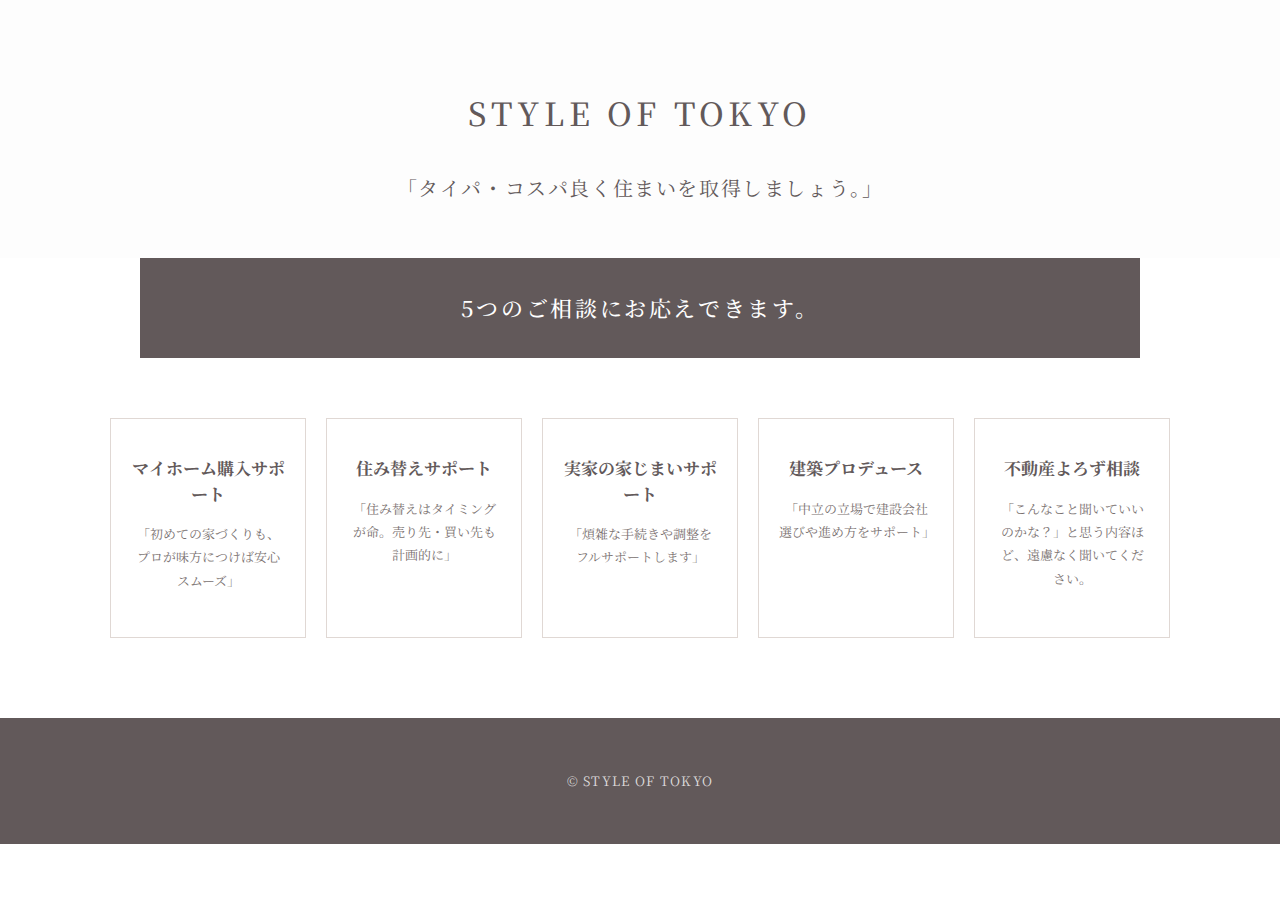
<file: index.html>
<!DOCTYPE html>
<html lang="ja">
<head>
  <meta charset="UTF-8">
  <meta name="viewport" content="width=device-width, initial-scale=1.0">
  <title>5つのご相談 | STYLE OF TOKYO</title>
  <link rel="preconnect" href="https://fonts.googleapis.com">
  <link rel="preconnect" href="https://fonts.gstatic.com" crossorigin>
  <link href="https://fonts.googleapis.com/css2?family=Noto+Serif+JP:wght@400;500;700&display=swap" rel="stylesheet">
  <style>
    * {
      margin: 0;
      padding: 0;
      box-sizing: border-box;
    }

    body {
      font-family: "Noto Serif JP", "Hiragino Mincho ProN", "Yu Mincho", serif;
      color: #333;
      background: #fff;
      line-height: 2;
    }

    /* ヘッダー */
    .header {
      text-align: center;
      padding: 80px 20px 50px;
      background: #fdfdfd;
    }

    .header h1 {
      font-size: 32px;
      font-weight: 500;
      letter-spacing: 0.15em;
      color: #62595a;
      margin-bottom: 24px;
    }

    .header .catchcopy {
      font-size: 20px;
      font-weight: 400;
      letter-spacing: 0.08em;
      color: #62595a;
    }

    /* 5つのご相談バナー */
    .section-banner {
      background: #62595a;
      color: #fff;
      text-align: center;
      padding: 28px 20px;
      margin: 0 auto 60px;
      max-width: 1000px;
      font-size: 22px;
      font-weight: 500;
      letter-spacing: 0.12em;
    }

    /* カテゴリーカード */
    .categories {
      display: grid;
      grid-template-columns: repeat(5, 1fr);
      gap: 20px;
      max-width: 1100px;
      margin: 0 auto 80px;
      padding: 0 20px;
    }

    .category-card {
      background: #fff;
      border: 1px solid #e0d8d4;
      padding: 36px 20px;
      text-align: center;
      text-decoration: none;
      color: #62595a;
      transition: all 0.3s ease;
      display: flex;
      flex-direction: column;
      justify-content: flex-start;
      min-height: 220px;
      position: relative;
    }

    .category-card::before {
      content: '';
      position: absolute;
      top: 0;
      left: 0;
      right: 0;
      height: 4px;
      background: #fd9227;
      transform: scaleX(0);
      transition: transform 0.3s ease;
    }

    .category-card:hover {
      border-color: #fd9227;
      box-shadow: 0 4px 20px rgba(98, 89, 90, 0.1);
    }

    .category-card:hover::before {
      transform: scaleX(1);
    }

    .category-card h2 {
      font-size: 17px;
      font-weight: 700;
      margin-bottom: 16px;
      line-height: 1.5;
      color: #62595a;
    }

    .category-card p {
      font-size: 13px;
      line-height: 1.8;
      font-weight: 400;
      color: #7a7170;
    }

    /* レスポンシブ */
    @media (max-width: 1000px) {
      .categories {
        grid-template-columns: repeat(3, 1fr);
      }
    }

    @media (max-width: 700px) {
      .categories {
        grid-template-columns: repeat(2, 1fr);
      }

      .header h1 {
        font-size: 24px;
      }

      .header .catchcopy {
        font-size: 16px;
      }

      .section-banner {
        font-size: 18px;
        padding: 22px 16px;
      }

      .category-card {
        min-height: 180px;
        padding: 28px 16px;
      }

      .category-card h2 {
        font-size: 15px;
      }

      .category-card p {
        font-size: 12px;
      }
    }

    @media (max-width: 480px) {
      .categories {
        grid-template-columns: 1fr;
        gap: 16px;
      }

      .category-card {
        min-height: auto;
        padding: 24px 20px;
      }
    }

    /* フッター */
    .footer {
      text-align: center;
      padding: 50px 20px;
      background: #62595a;
      color: rgba(255,255,255,0.8);
      font-size: 13px;
      letter-spacing: 0.1em;
    }
  </style>
</head>
<body>

  <div class="header">
    <h1>STYLE OF TOKYO</h1>
    <p class="catchcopy">「タイパ・コスパ良く住まいを取得しましょう。」</p>
  </div>

  <div class="section-banner">
    5つのご相談にお応えできます。
  </div>

  <div class="categories">

    <a href="myhome-support.html" class="category-card">
      <h2>マイホーム購入サポート</h2>
      <p>「初めての家づくりも、プロが味方につけば安心スムーズ」</p>
    </a>

    <a href="sumikae-support.html" class="category-card">
      <h2>住み替えサポート</h2>
      <p>「住み替えはタイミングが命。売り先・買い先も計画的に」</p>
    </a>

    <a href="iejimai-support.html" class="category-card">
      <h2>実家の家じまいサポート</h2>
      <p>「煩雑な手続きや調整をフルサポートします」</p>
    </a>

    <a href="kenchiku-produce.html" class="category-card">
      <h2>建築プロデュース</h2>
      <p>「中立の立場で建設会社選びや進め方をサポート」</p>
    </a>

    <a href="yorozu-soudan.html" class="category-card">
      <h2>不動産よろず相談</h2>
      <p>「こんなこと聞いていいのかな？」と思う内容ほど、遠慮なく聞いてください。</p>
    </a>

  </div>

  <div class="footer">
    &copy; STYLE OF TOKYO
  </div>

</body>
</html>
</file>
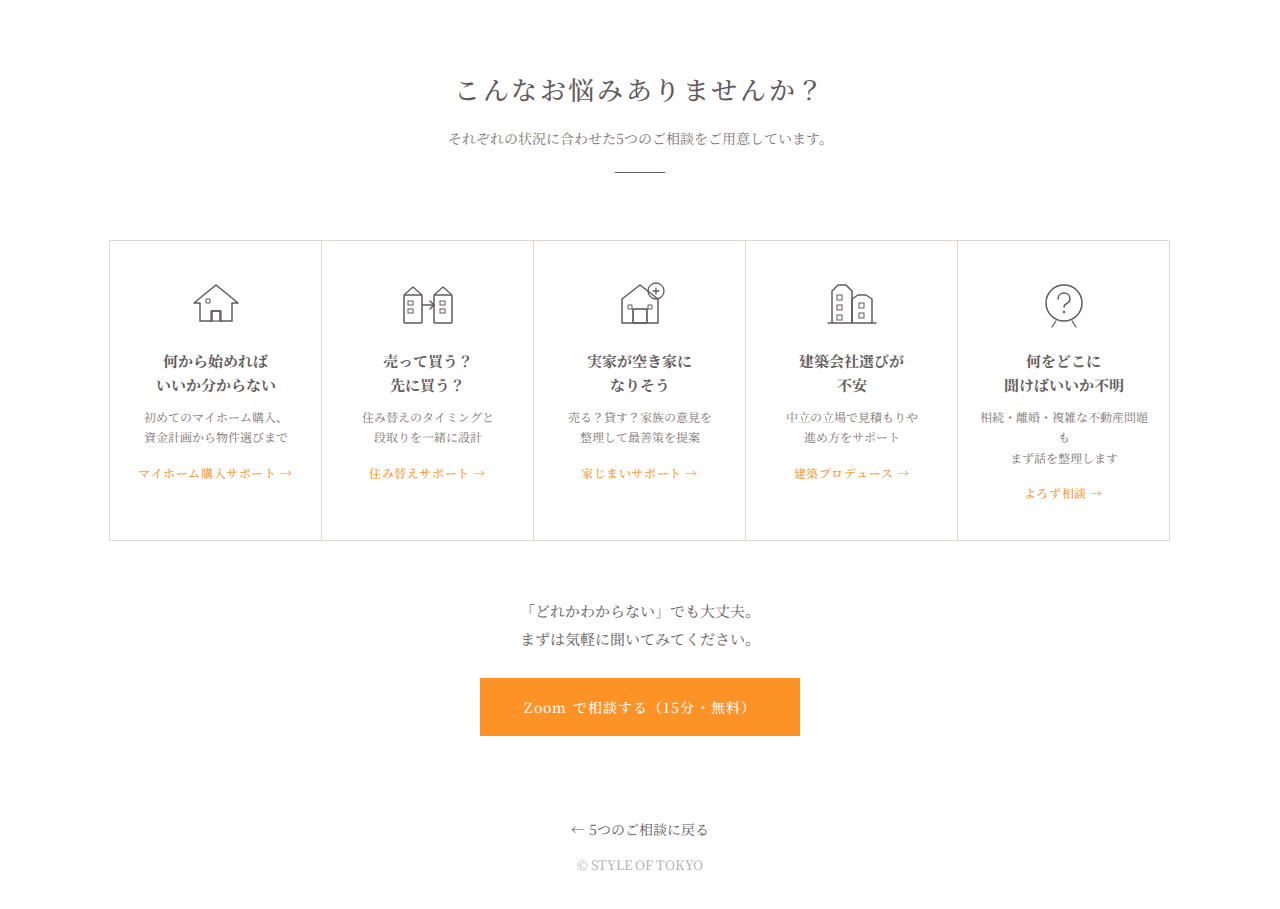
<file: guide.html>
<!DOCTYPE html>
<html lang="ja">
<head>
  <meta charset="UTF-8">
  <meta name="viewport" content="width=device-width, initial-scale=1.0">
  <title>こんなお悩みありませんか？ | STYLE OF TOKYO</title>
  <link rel="preconnect" href="https://fonts.googleapis.com">
  <link rel="preconnect" href="https://fonts.gstatic.com" crossorigin>
  <link href="https://fonts.googleapis.com/css2?family=Noto+Serif+JP:wght@400;500;700&display=swap" rel="stylesheet">
  <style>
    * { margin: 0; padding: 0; box-sizing: border-box; }

    body {
      font-family: "Noto Serif JP", "Hiragino Mincho ProN", "Yu Mincho", serif;
      color: #333;
      background: #fff;
      line-height: 1.9;
    }

    /* ===== ヘッダー ===== */
    .section-header {
      text-align: center;
      padding: 64px 20px 20px;
    }

    .section-header h1 {
      font-size: 26px;
      font-weight: 500;
      letter-spacing: 0.1em;
      color: #62595a;
      margin-bottom: 12px;
    }

    .section-header p {
      font-size: 14px;
      color: #7a7170;
    }

    .header-divider {
      width: 50px;
      height: 1px;
      background: #62595a;
      margin: 20px auto 0;
    }

    /* ===== お悩みグリッド ===== */
    .worries-grid {
      display: grid;
      grid-template-columns: repeat(5, 1fr);
      gap: 0;
      max-width: 1100px;
      margin: 48px auto 0;
      padding: 0 20px;
    }

    .worry-card {
      text-align: center;
      text-decoration: none;
      color: #62595a;
      padding: 36px 16px 32px;
      border: 1px solid #e0d8d4;
      margin-left: -1px;
      margin-top: -1px;
      transition: all 0.3s ease;
      position: relative;
      background: #fff;
    }

    .worry-card:hover {
      background: #fffbf7;
      border-color: #fd9227;
      z-index: 2;
      box-shadow: 0 4px 16px rgba(98, 89, 90, 0.08);
    }

    .worry-icon {
      width: 56px;
      height: 56px;
      margin: 0 auto 16px;
      display: block;
    }

    .worry-icon svg {
      width: 100%;
      height: 100%;
    }

    .worry-card h3 {
      font-size: 15px;
      font-weight: 700;
      line-height: 1.6;
      margin-bottom: 10px;
      color: #62595a;
    }

    .worry-card p {
      font-size: 12px;
      color: #7a7170;
      line-height: 1.7;
    }

    .worry-arrow {
      display: inline-block;
      margin-top: 14px;
      font-size: 12px;
      color: #fd9227;
      font-weight: 500;
      letter-spacing: 0.05em;
    }

    /* ===== CTA ===== */
    .bottom-cta {
      text-align: center;
      padding: 56px 20px 48px;
    }

    .bottom-cta p {
      font-size: 15px;
      color: #62595a;
      margin-bottom: 24px;
    }

    .bottom-cta .cta-btn {
      display: inline-block;
      padding: 16px 44px;
      background: #fd9227;
      color: #fff;
      text-decoration: none;
      font-size: 14px;
      font-weight: 500;
      letter-spacing: 0.08em;
      font-family: "Noto Serif JP", serif;
      transition: background 0.3s ease;
    }

    .bottom-cta .cta-btn:hover {
      background: #e58220;
    }

    /* ===== フッター ===== */
    .footer {
      text-align: center;
      padding: 32px 20px;
      font-size: 13px;
      color: #aaa;
    }

    .back-link {
      display: inline-block;
      margin-bottom: 10px;
      color: #62595a;
      text-decoration: none;
      font-size: 14px;
      transition: color 0.3s ease;
    }

    .back-link:hover {
      color: #fd9227;
    }

    /* ===== レスポンシブ ===== */
    @media (max-width: 900px) {
      .worries-grid {
        grid-template-columns: repeat(3, 1fr);
      }
    }

    @media (max-width: 600px) {
      .section-header h1 { font-size: 21px; }
      .worries-grid {
        grid-template-columns: repeat(2, 1fr);
        padding: 0 12px;
      }
      .worry-card {
        padding: 28px 12px 24px;
      }
      .worry-card h3 { font-size: 13px; }
      .worry-card p { font-size: 11px; }
      .worry-icon { width: 44px; height: 44px; }
    }

    @media (max-width: 400px) {
      .worries-grid {
        grid-template-columns: 1fr;
      }
    }

    /* 印刷用 */
    @media print {
      .worry-card:hover { background: #fff; border-color: #e0d8d4; box-shadow: none; }
      .bottom-cta .cta-btn { background: #fff; color: #fd9227; border: 1px solid #fd9227; }
    }
  </style>
</head>
<body>

  <div class="section-header">
    <h1>こんなお悩みありませんか？</h1>
    <p>それぞれの状況に合わせた5つのご相談をご用意しています。</p>
    <div class="header-divider"></div>
  </div>

  <div class="worries-grid">

    <!-- 1. マイホーム購入サポート -->
    <a href="myhome-support.html" class="worry-card">
      <div class="worry-icon">
        <svg viewBox="0 0 56 56" fill="none" xmlns="http://www.w3.org/2000/svg">
          <path d="M28 8L6 26h6v18h12V34h8v10h12V26h6L28 8z" stroke="#62595a" stroke-width="1.5" stroke-linejoin="round" fill="none"/>
          <rect x="23" y="34" width="10" height="10" stroke="#62595a" stroke-width="1.2" fill="none"/>
          <path d="M18 22h4v4h-4z" stroke="#62595a" stroke-width="1" fill="none"/>
        </svg>
      </div>
      <h3>何から始めれば<br>いいか分からない</h3>
      <p>初めてのマイホーム購入、<br>資金計画から物件選びまで</p>
      <span class="worry-arrow">マイホーム購入サポート &rarr;</span>
    </a>

    <!-- 2. 住み替えサポート -->
    <a href="sumikae-support.html" class="worry-card">
      <div class="worry-icon">
        <svg viewBox="0 0 56 56" fill="none" xmlns="http://www.w3.org/2000/svg">
          <rect x="4" y="18" width="18" height="28" rx="1" stroke="#62595a" stroke-width="1.5" fill="none"/>
          <rect x="34" y="18" width="18" height="28" rx="1" stroke="#62595a" stroke-width="1.5" fill="none"/>
          <path d="M22 28h12" stroke="#62595a" stroke-width="1.5"/>
          <path d="M30 24l4 4-4 4" stroke="#62595a" stroke-width="1.5" stroke-linecap="round" stroke-linejoin="round" fill="none"/>
          <rect x="8" y="24" width="5" height="4" stroke="#62595a" stroke-width="1" fill="none"/>
          <rect x="8" y="32" width="5" height="4" stroke="#62595a" stroke-width="1" fill="none"/>
          <rect x="40" y="24" width="5" height="4" stroke="#62595a" stroke-width="1" fill="none"/>
          <rect x="40" y="32" width="5" height="4" stroke="#62595a" stroke-width="1" fill="none"/>
          <path d="M4 18l9-8 9 8" stroke="#62595a" stroke-width="1.3" stroke-linejoin="round" fill="none"/>
          <path d="M34 18l9-8 9 8" stroke="#62595a" stroke-width="1.3" stroke-linejoin="round" fill="none"/>
        </svg>
      </div>
      <h3>売って買う？<br>先に買う？</h3>
      <p>住み替えのタイミングと<br>段取りを一緒に設計</p>
      <span class="worry-arrow">住み替えサポート &rarr;</span>
    </a>

    <!-- 3. 実家の家じまいサポート -->
    <a href="iejimai-support.html" class="worry-card">
      <div class="worry-icon">
        <svg viewBox="0 0 56 56" fill="none" xmlns="http://www.w3.org/2000/svg">
          <path d="M10 46V22l18-14 18 14v24H10z" stroke="#62595a" stroke-width="1.5" stroke-linejoin="round" fill="none"/>
          <rect x="21" y="32" width="14" height="14" stroke="#62595a" stroke-width="1.2" fill="none"/>
          <path d="M21 46V32h14v14" stroke="#62595a" stroke-width="1.2"/>
          <path d="M16 28h4v4h-4z" stroke="#62595a" stroke-width="1" fill="none"/>
          <path d="M36 28h4v4h-4z" stroke="#62595a" stroke-width="1" fill="none"/>
          <circle cx="44" cy="14" r="8" stroke="#62595a" stroke-width="1.3" fill="none"/>
          <path d="M41 14h6M44 11v6" stroke="#62595a" stroke-width="1.3" stroke-linecap="round"/>
        </svg>
      </div>
      <h3>実家が空き家に<br>なりそう</h3>
      <p>売る？貸す？家族の意見を<br>整理して最善策を提案</p>
      <span class="worry-arrow">家じまいサポート &rarr;</span>
    </a>

    <!-- 4. 建築プロデュース -->
    <a href="kenchiku-produce.html" class="worry-card">
      <div class="worry-icon">
        <svg viewBox="0 0 56 56" fill="none" xmlns="http://www.w3.org/2000/svg">
          <path d="M8 46V14l6-6h8l6 6v32" stroke="#62595a" stroke-width="1.5" stroke-linejoin="round" fill="none"/>
          <path d="M28 46V22l6-4h8l6 4v24" stroke="#62595a" stroke-width="1.5" stroke-linejoin="round" fill="none"/>
          <rect x="13" y="18" width="5" height="5" stroke="#62595a" stroke-width="1" fill="none"/>
          <rect x="13" y="28" width="5" height="5" stroke="#62595a" stroke-width="1" fill="none"/>
          <rect x="13" y="38" width="5" height="5" stroke="#62595a" stroke-width="1" fill="none"/>
          <rect x="35" y="26" width="5" height="5" stroke="#62595a" stroke-width="1" fill="none"/>
          <rect x="35" y="36" width="5" height="5" stroke="#62595a" stroke-width="1" fill="none"/>
          <path d="M4 46h48" stroke="#62595a" stroke-width="1.5" stroke-linecap="round"/>
        </svg>
      </div>
      <h3>建築会社選びが<br>不安</h3>
      <p>中立の立場で見積もりや<br>進め方をサポート</p>
      <span class="worry-arrow">建築プロデュース &rarr;</span>
    </a>

    <!-- 5. 不動産よろず相談 -->
    <a href="yorozu-soudan.html" class="worry-card">
      <div class="worry-icon">
        <svg viewBox="0 0 56 56" fill="none" xmlns="http://www.w3.org/2000/svg">
          <circle cx="28" cy="26" r="18" stroke="#62595a" stroke-width="1.5" fill="none"/>
          <path d="M22 22c0-4 3-6 6-6s6 2 6 6c0 3-2 4-4 5s-2 2-2 3" stroke="#62595a" stroke-width="1.5" stroke-linecap="round" fill="none"/>
          <circle cx="28" cy="35" r="1.2" fill="#62595a"/>
          <path d="M20 44l-4 6M36 44l4 6" stroke="#62595a" stroke-width="1.3" stroke-linecap="round"/>
        </svg>
      </div>
      <h3>何をどこに<br>聞けばいいか不明</h3>
      <p>相続・離婚・複雑な不動産問題も<br>まず話を整理します</p>
      <span class="worry-arrow">よろず相談 &rarr;</span>
    </a>

  </div>

  <div class="bottom-cta">
    <p>「どれかわからない」でも大丈夫。<br>まずは気軽に聞いてみてください。</p>
    <a href="https://styleoftokyo.jp/contact/" class="cta-btn">Zoom で相談する（15分・無料）</a>
  </div>

  <div class="footer">
    <a href="index.html" class="back-link">&larr; 5つのご相談に戻る</a>
    <p>&copy; STYLE OF TOKYO</p>
  </div>

</body>
</html>
</file>
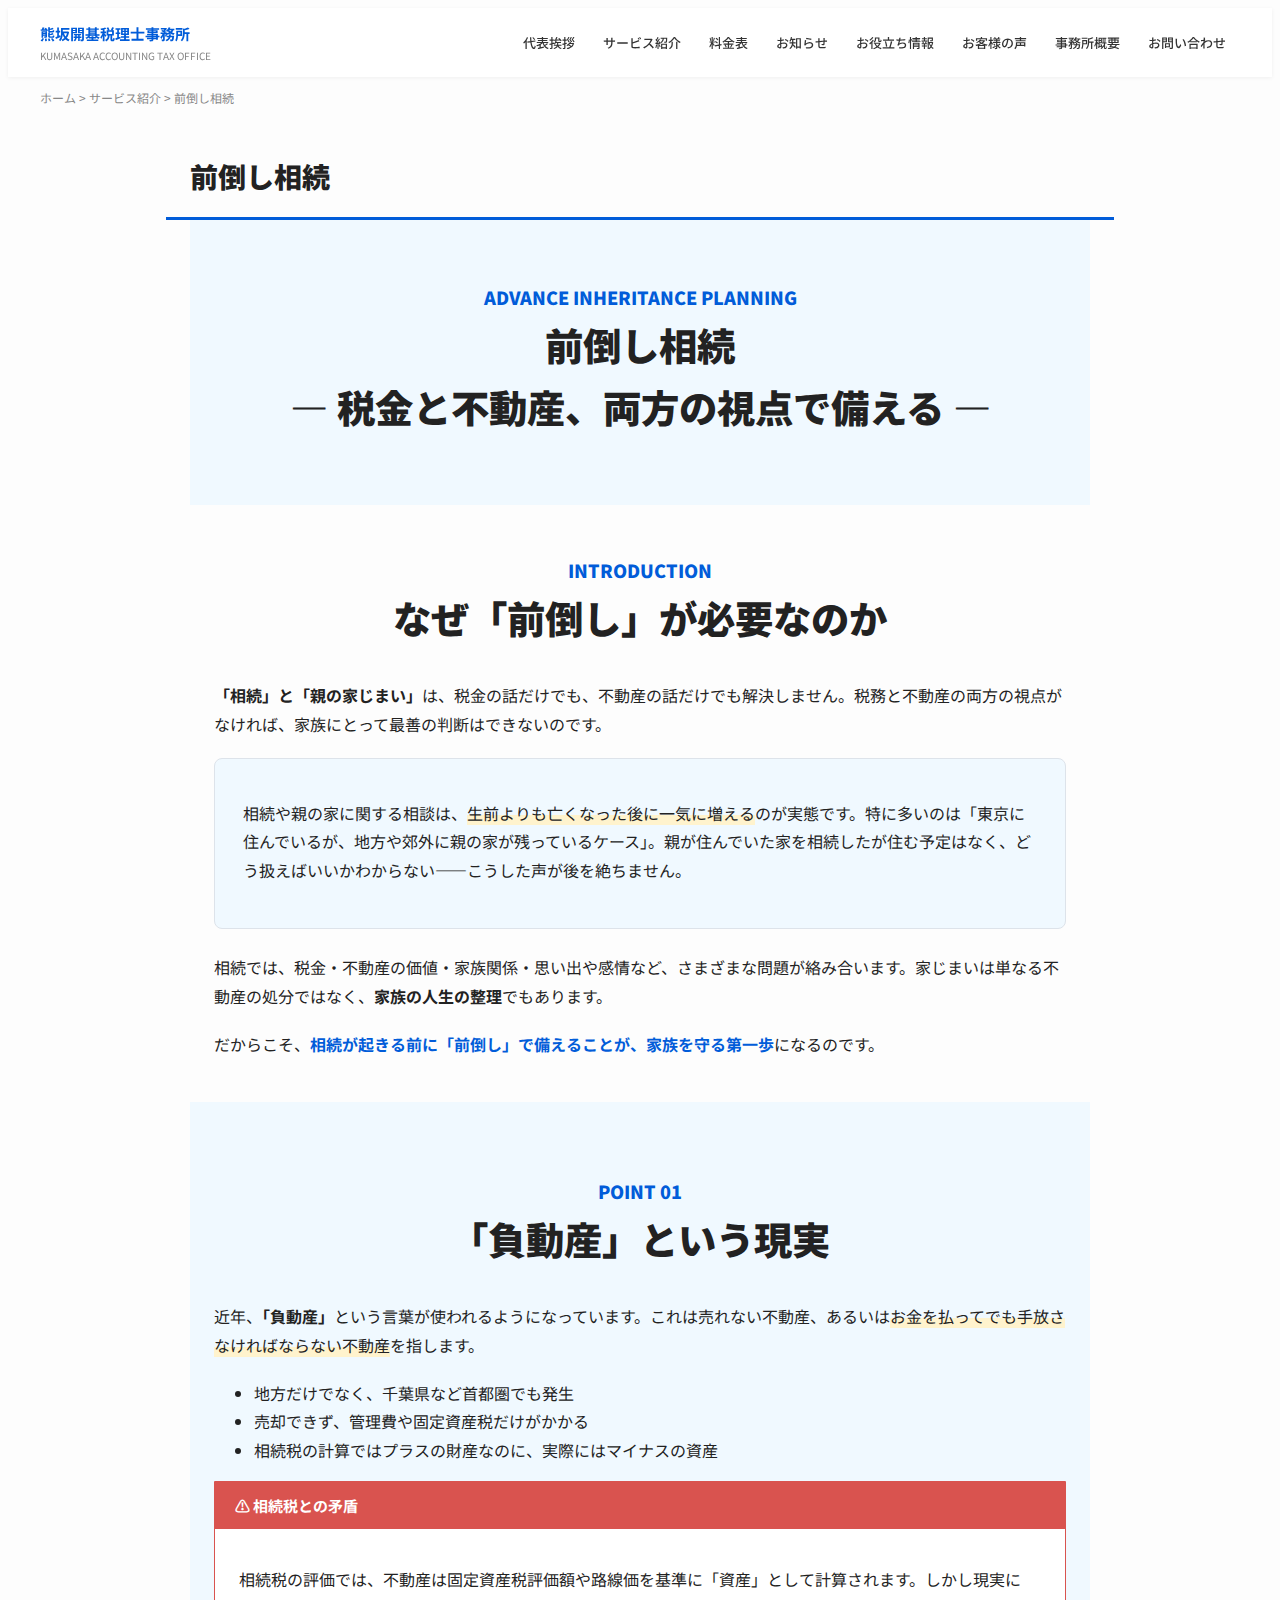
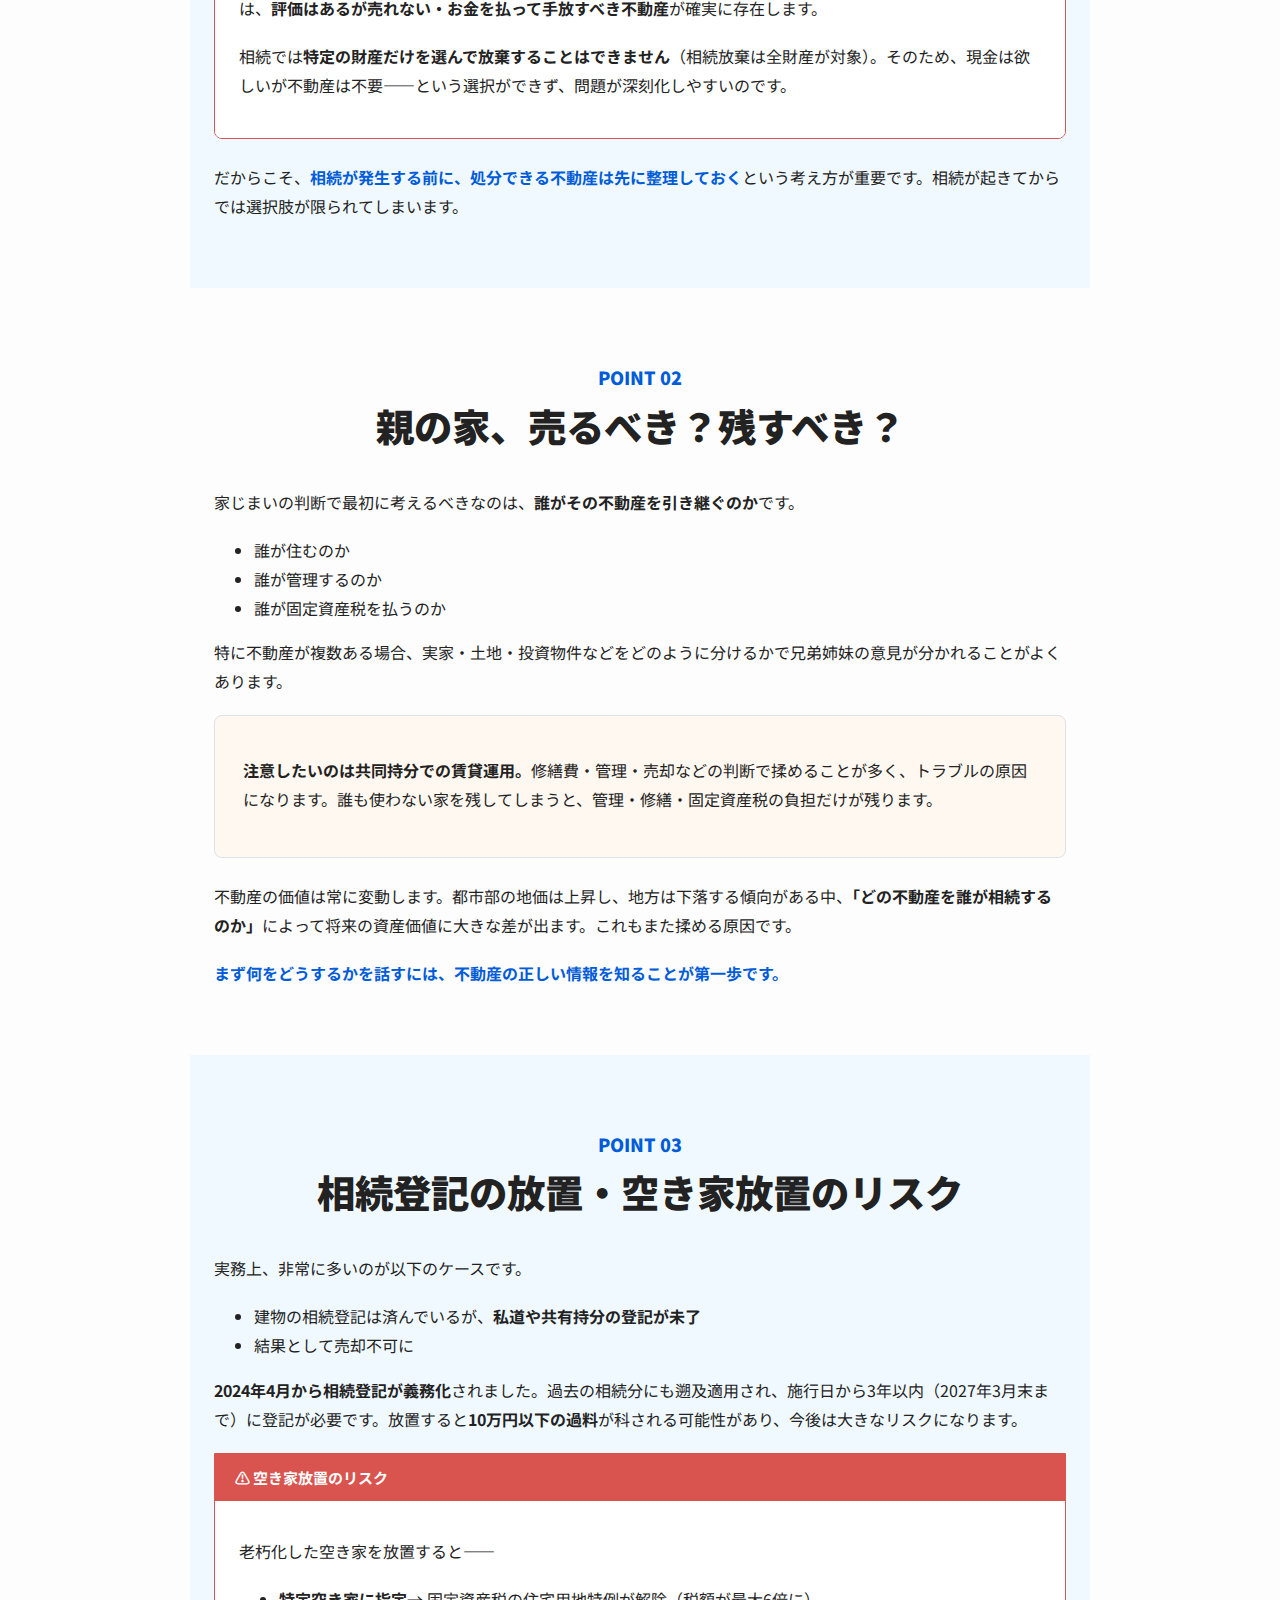
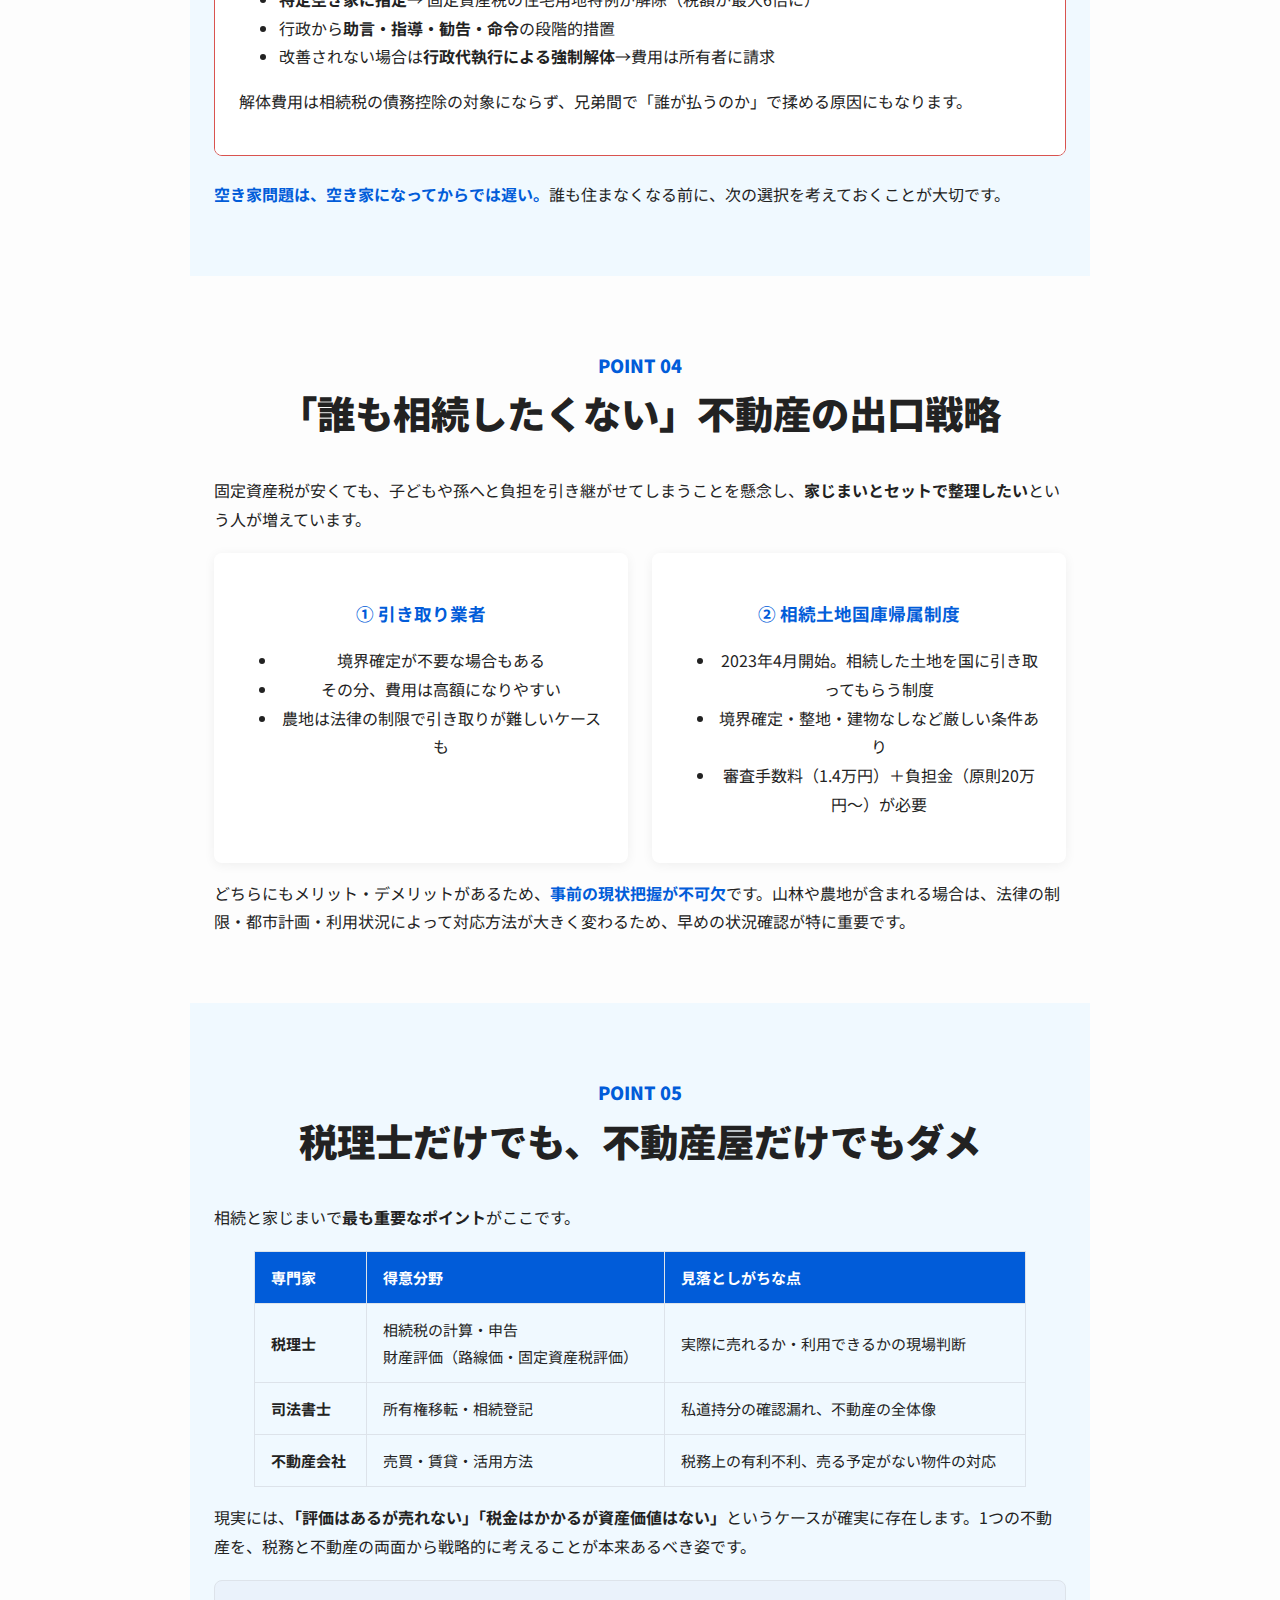
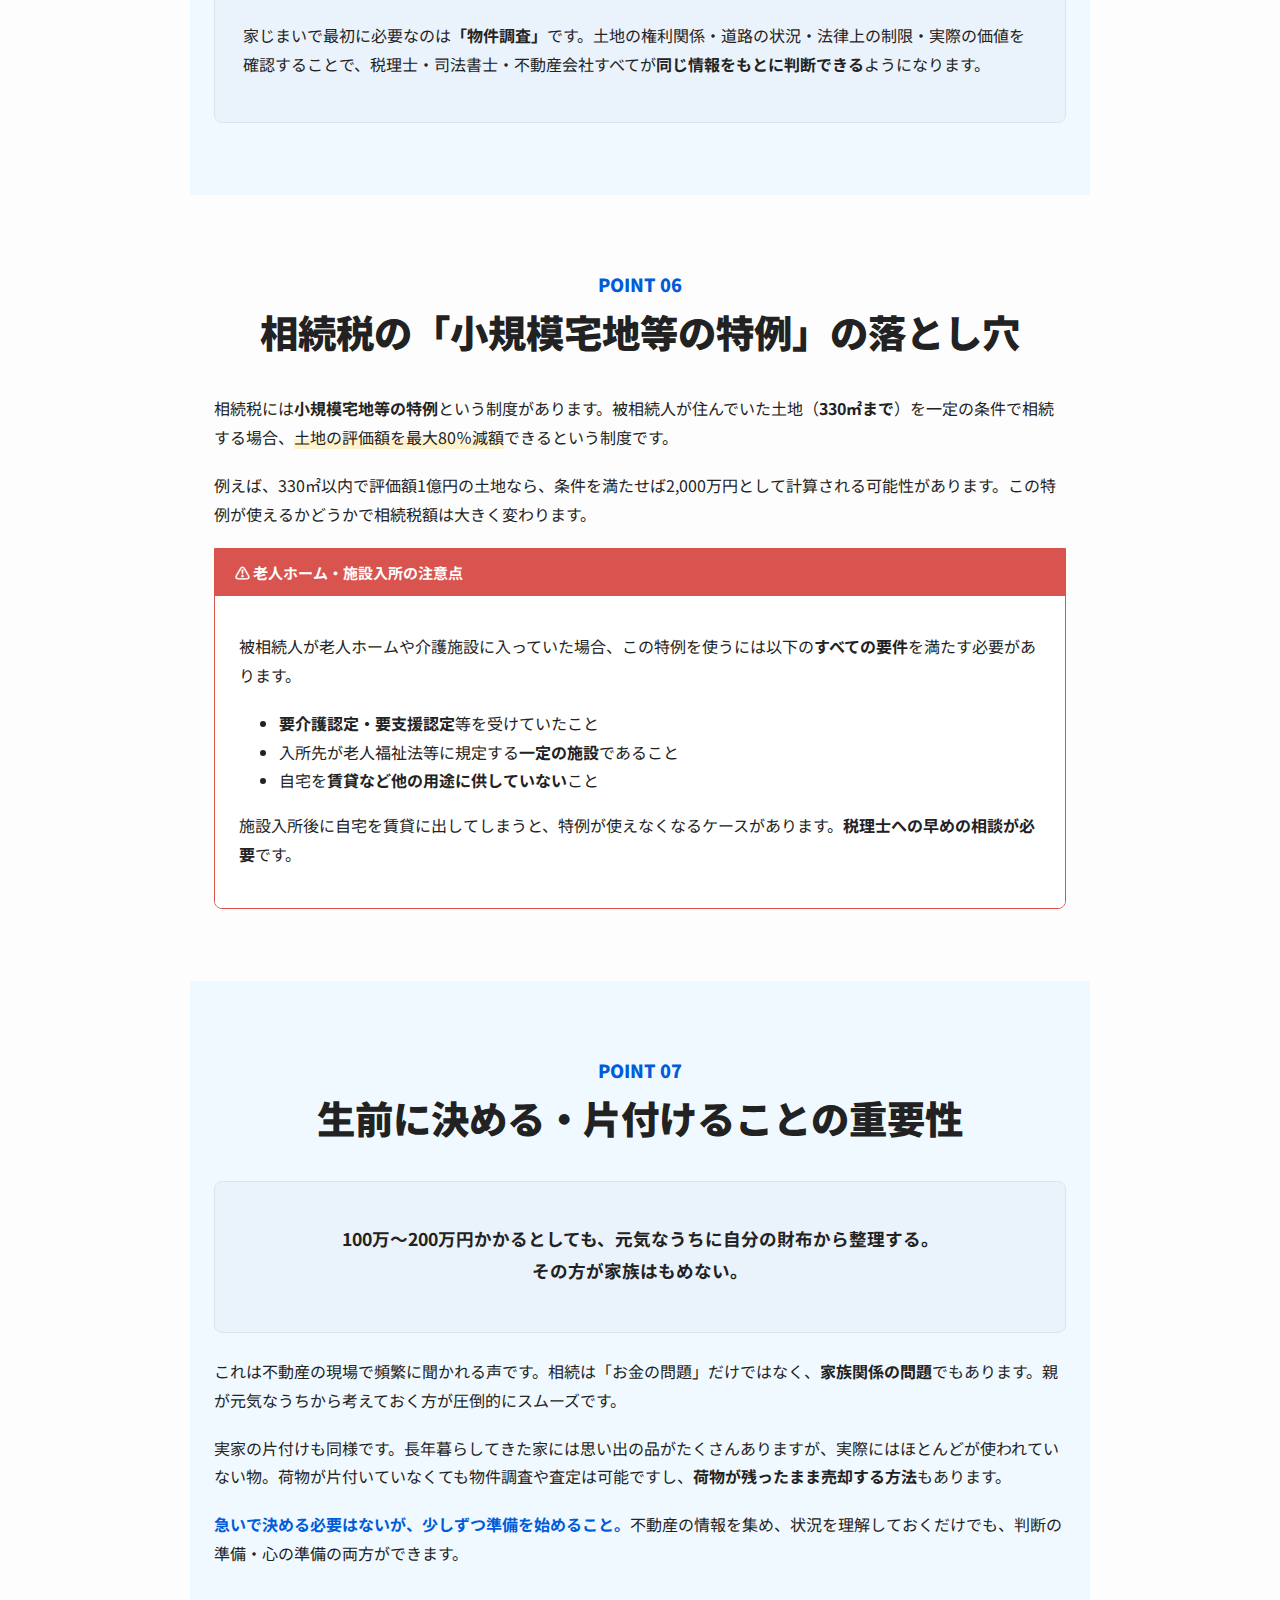
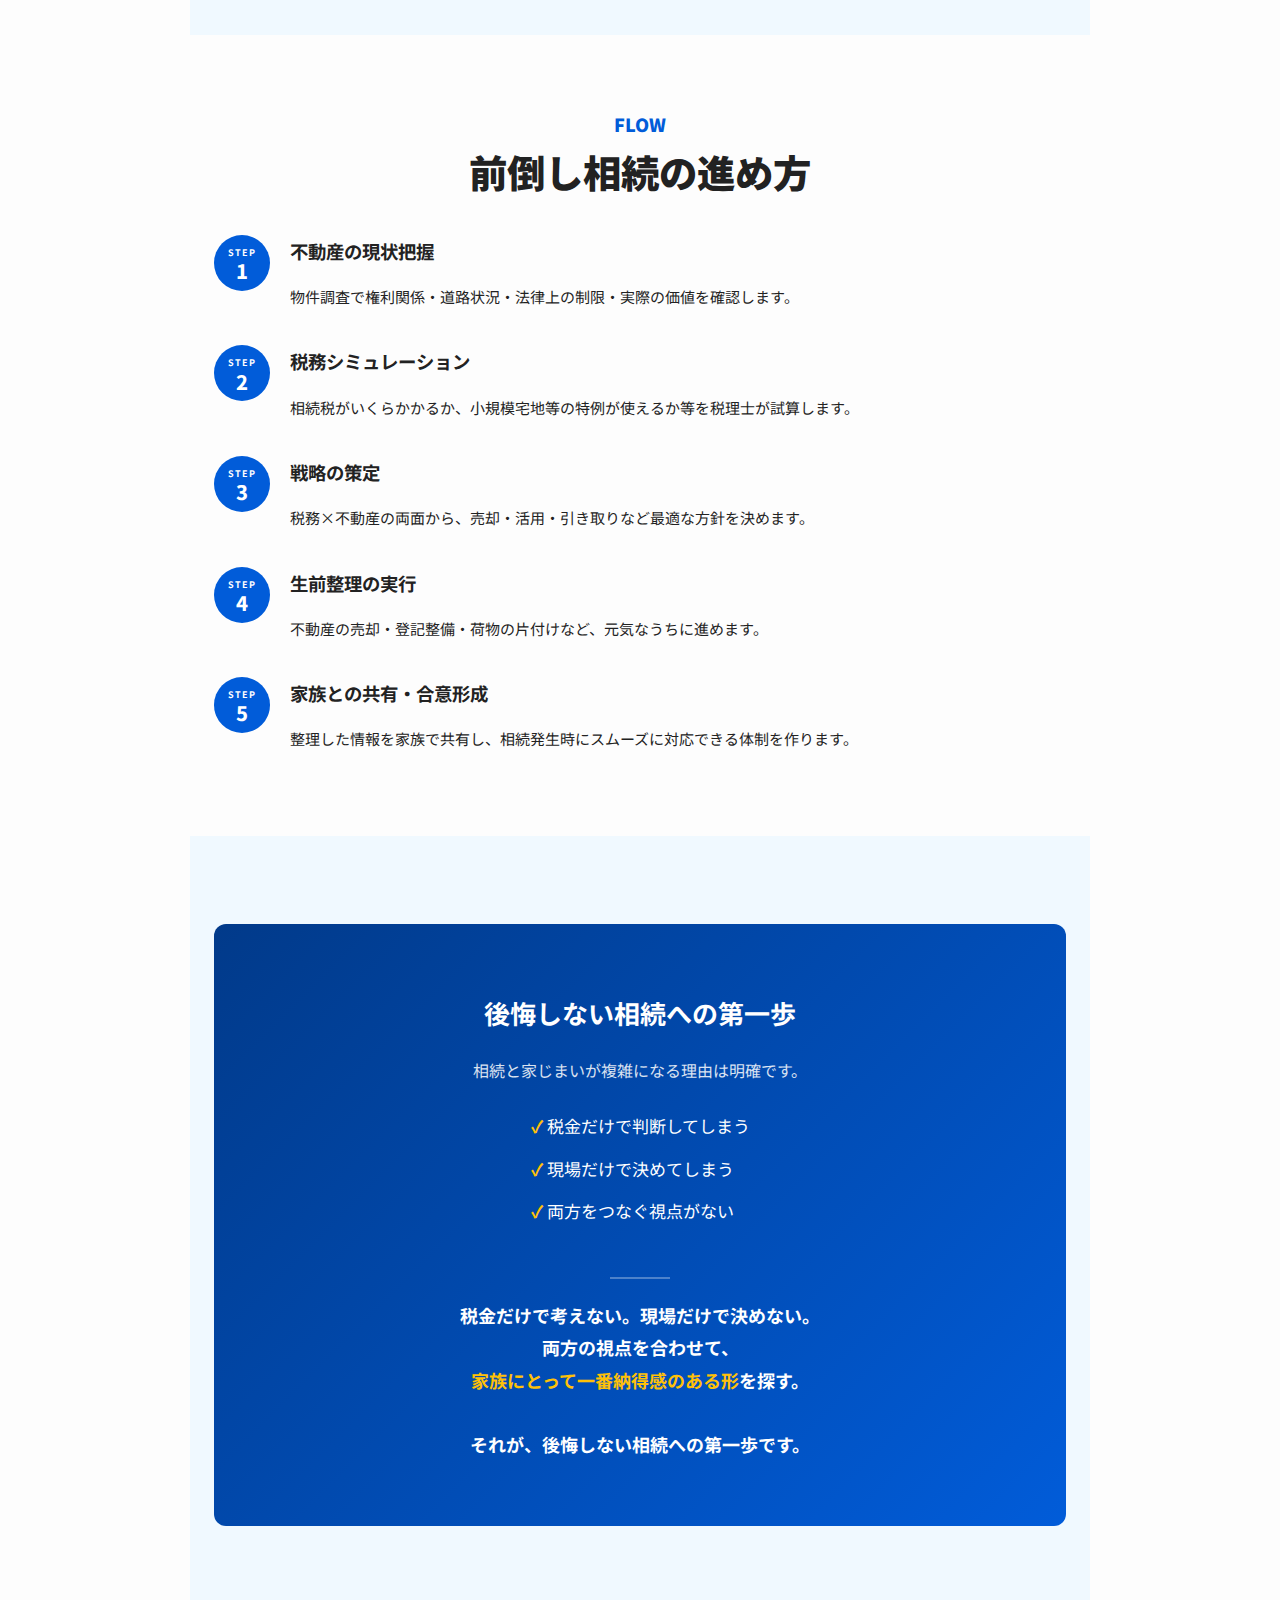
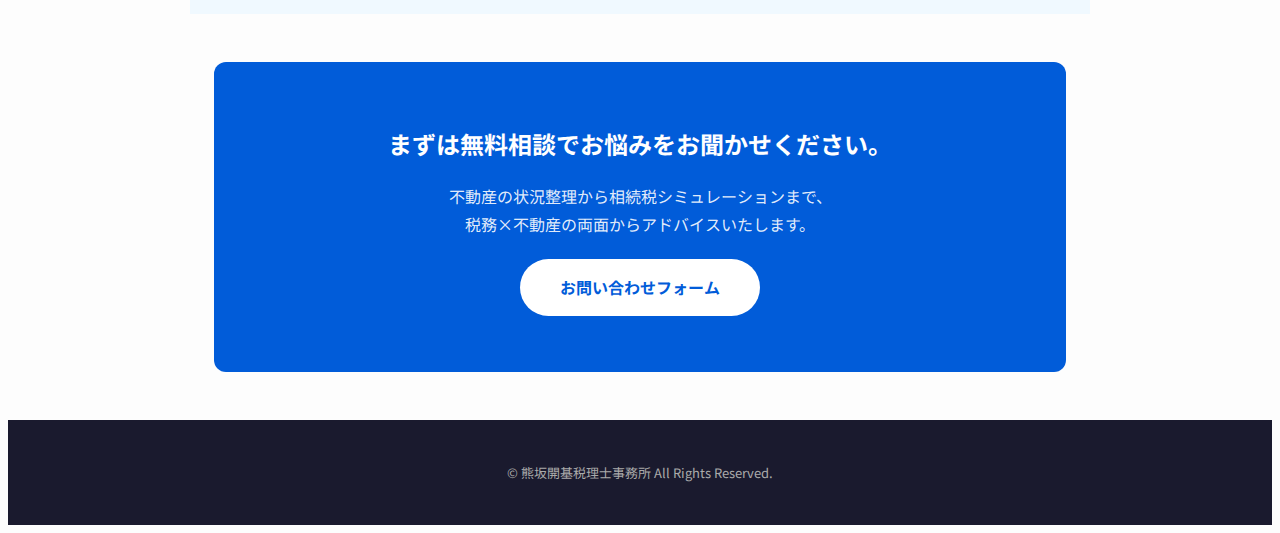
<file: maedaoshi-souzoku.html>
<!DOCTYPE html>
<html lang="ja" data-loaded="false" data-scrolled="false" data-spmenu="closed">
<head>
<meta charset="utf-8">
<meta name="format-detection" content="telephone=no">
<meta name="viewport" content="width=device-width, viewport-fit=cover">
<title>前倒し相続 | 熊坂開基税理士事務所</title>
<meta name="description" content="相続と家じまいを税務×不動産の両面から整理。前倒し相続で後悔しないための7つのポイントを解説します。">

<!-- SWELLテーマCSS読み込み -->
<link rel="stylesheet" href="https://aka884.xsrv.jp/demo/kumasaka/wp-content/themes/swell/build/css/main.css">
<link rel="stylesheet" href="https://aka884.xsrv.jp/demo/kumasaka/wp-content/themes/swell_child/style.css">
<link rel="preconnect" href="https://fonts.googleapis.com">
<link rel="preconnect" href="https://fonts.gstatic.com" crossorigin>
<link href="https://fonts.googleapis.com/css2?family=Noto+Sans+JP:wght@400;500;700;900&family=Montserrat:wght@600;700;800&display=swap" rel="stylesheet">

<style>
:root {
  --color_main: #015cd9;
  --color_text: #222;
  --color_htag: #ea6000;
  --color_bg: #fdfdfd;
  --color_deep01: #ea6000;
  --color_deep02: #333;
  --color_deep03: #555;
  --color_deep04: #015cd9;
  --color_pale01: #eaf2fb;
  --color_pale02: #f0f9ff;
  --swl-text_color--black: #222;
  --swl-fz--xs: .75em;
  --swl-fz--s: .9em;
  --swl-fz--l: 1.25em;
  --swl-fz--xl: 1.6em;
}
body {
  font-family: "Noto Sans JP", "Hiragino Sans", "Hiragino Kaku Gothic ProN", Meiryo, sans-serif;
  color: var(--color_text);
  background: var(--color_bg);
  line-height: 1.8;
  font-size: 16px;
}
img { max-width: 100%; height: auto; }
a { color: var(--color_main); text-decoration: none; }

/* Header */
.l-header { background: #fff; box-shadow: 0 1px 4px rgba(0,0,0,.06); position: sticky; top: 0; z-index: 100; }
.l-header__inner { max-width: 1200px; margin: 0 auto; display: flex; align-items: center; justify-content: space-between; padding: 12px 24px; }
.c-logo { font-size: 15px; font-weight: 700; color: var(--color_main); }
.c-logo small { font-size: 10px; color: #888; display: block; font-weight: 400; }
.c-gnav__list { display: flex; list-style: none; gap: 0; margin: 0; padding: 0; }
.c-gnav__list li a { display: block; padding: 8px 14px; font-size: 13px; color: #333; font-weight: 500; }
.c-gnav__list li a:hover { color: var(--color_main); }

/* Breadcrumb */
.p-breadcrumb { max-width: 1200px; margin: 0 auto; padding: 10px 24px; font-size: 12px; color: #888; }
.p-breadcrumb a { color: #888; }

/* Page Title */
.c-pageTitle { max-width: 900px; margin: 0 auto; padding: 32px 24px 16px; font-size: 28px; font-weight: 900; border-bottom: 3px solid var(--color_main); }

/* Content */
.l-mainContent { max-width: 100%; }
.l-mainContent__inner { max-width: 900px; margin: 0 auto; }
.post_content { padding: 0; }
.post_content p { margin-bottom: 1.2em; }
.l-article { max-width: 900px; margin: 0 auto; padding: 0 24px; }

/* Full Width Section */
.swell-block-fullWide { width: 100%; }
.swell-block-fullWide__inner { max-width: 900px; margin: 0 auto; padding: 0 24px; }
.pc-py-40 { padding-top: 48px; padding-bottom: 48px; }
.pc-py-20 { padding-top: 24px; padding-bottom: 24px; }

/* Section Title - SWELL style */
.is-style-section_ttl { text-align: center; margin-bottom: 32px; font-weight: 900; line-height: 1.6; border: none; padding: 0; background: none; }
.swl-fz.u-fz-xs { font-size: .75em; }
.swl-fz.u-fz-s { font-size: .9em; }
.swl-fz.u-fz-l { font-size: 1.25em; }
.swl-fz.u-fz-xl { font-size: 1.6em; }
.has-swl-deep-04-color { color: var(--color_deep04); }
.has-swl-pale-01-background-color { background-color: var(--color_pale01); }

/* Columns */
.swell-block-columns__inner { display: flex; gap: 24px; }
.swell-block-column { flex: 1; }
.is-style-clmn-shadow .swell-block-column { background: #fff; border-radius: 8px; box-shadow: 0 2px 12px rgba(0,0,0,.06); padding: 28px 24px; text-align: center; }

/* Step */
.swell-block-step { counter-reset: step-counter; padding-left: 0; }
.swell-block-step__item { display: flex; gap: 20px; margin-bottom: 28px; align-items: flex-start; }
.swell-block-step__number { width: 56px; height: 56px; border-radius: 50%; background: var(--color_deep04); color: #fff; display: flex; flex-direction: column; align-items: center; justify-content: center; flex-shrink: 0; font-size: 11px; font-weight: 700; counter-increment: step-counter; }
.swell-block-step__number::after { content: counter(step-counter); font-size: 20px; font-weight: 800; line-height: 1; }
.swell-block-step__number .__label { font-size: 9px; letter-spacing: .1em; }
.swell-block-step__title { font-size: 1.15em; font-weight: 700; margin-bottom: 6px; color: var(--color_text); }
.swell-block-step__body p { margin-bottom: .5em; font-size: 15px; }

/* Cap Box */
.cap_box { margin-bottom: 24px; border: 1px solid #dde3ea; border-radius: 0 0 8px 8px; overflow: hidden; }
.cap_box_ttl { background: var(--color_deep04); color: #fff; padding: 10px 20px; font-weight: 700; font-size: 15px; }
.cap_box_ttl.--accent { background: var(--color_deep01); }
.cap_box_content { padding: 20px 24px; background: #fff; }

/* Group Box */
.wp-block-group.has-border.-border01 { border: 1px solid #dde3ea; border-radius: 8px; padding: 24px 28px; margin-bottom: 24px; }

/* Table */
.wp-block-table table { width: 100%; border-collapse: collapse; }
.wp-block-table th, .wp-block-table td { padding: 12px 16px; border: 1px solid #dde3ea; text-align: left; font-size: 15px; }
.wp-block-table th { background: var(--color_pale01); font-weight: 700; }

/* Alert / Info boxes */
.swell-block-capbox.--alert .cap_box_ttl { background: #d9534f; }
.swell-block-capbox.--info .cap_box_ttl { background: var(--color_deep04); }

/* Buttons */
.swell-block-button { text-align: center; margin: 16px 0; }
.swell-block-button a {
  display: inline-block; padding: 14px 40px; border-radius: 60px;
  color: #fff; font-weight: 700; font-size: 16px; text-decoration: none;
  transition: all .3s;
}
.swell-block-button.blue_ a { background: var(--color_deep04); }
.swell-block-button.blue_ a:hover { opacity: .85; }
.swell-block-button.green_ a { background: #06c755; }

/* List Styles */
.is-style-good_list li, .is-style-bad_list li, .is-style-check_list li {
  list-style: none; padding: 6px 0 6px 28px; position: relative;
}
.is-style-check_list li::before { content: '✓'; position: absolute; left: 4px; color: var(--color_main); font-weight: 700; }
.is-style-bad_list li::before { content: '✕'; position: absolute; left: 4px; color: #d9534f; font-weight: 700; }

/* Highlight */
.marker_yellow { background: linear-gradient(transparent 60%, #fff3cd 60%); }
.marker_blue { background: linear-gradient(transparent 60%, #d6eaf8 60%); }
.bold_red { color: #d9534f; font-weight: 700; }
.bold_blue { color: var(--color_deep04); font-weight: 700; }

/* Spacer */
.wp-block-spacer { clear: both; }

/* CTA Banner */
.cta-banner { background: var(--color_deep04); border-radius: 12px; padding: 40px 32px; text-align: center; color: #fff; }
.cta-banner h2 { color: #fff; font-size: 24px; margin-bottom: 16px; border: none; }
.cta-banner p { color: rgba(255,255,255,.9); margin-bottom: 20px; }
.cta-banner .swell-block-button a { background: #fff; color: var(--color_deep04); }

/* Summary Box */
.summary-section { background: linear-gradient(135deg, #013a8a 0%, #015cd9 100%); color: #fff; border-radius: 12px; padding: 44px 36px; text-align: center; margin: 40px 0; }
.summary-section h2 { color: #fff; border: none; font-size: 26px; margin-bottom: 20px; }
.summary-section ul { list-style: none; padding: 0; display: inline-block; text-align: left; margin: 0 0 24px; }
.summary-section li { padding: 6px 0; font-size: 17px; }
.summary-section li::before { content: '✓ '; color: #ffc107; font-weight: 700; }

/* Footer */
.l-footer { background: #1a1a2e; color: #aaa; text-align: center; padding: 28px 24px; font-size: 13px; }

/* Responsive */
@media (max-width: 768px) {
  .swell-block-columns__inner { flex-direction: column; }
  .c-gnav__list { display: none; }
  .c-pageTitle { font-size: 22px; }
  .is-style-section_ttl .swl-fz.u-fz-xl { font-size: 1.3em; }
}
</style>
</head>
<body>

<!-- ===== Header ===== -->
<header class="l-header">
  <div class="l-header__inner">
    <div class="c-logo">
      熊坂開基税理士事務所
      <small>KUMASAKA ACCOUNTING TAX OFFICE</small>
    </div>
    <nav>
      <ul class="c-gnav__list">
        <li><a href="/demo/kumasaka/message/">代表挨拶</a></li>
        <li><a href="/demo/kumasaka/our-service/">サービス紹介</a></li>
        <li><a href="/demo/kumasaka/price/">料金表</a></li>
        <li><a href="/demo/kumasaka/news/">お知らせ</a></li>
        <li><a href="/demo/kumasaka/column/">お役立ち情報</a></li>
        <li><a href="/demo/kumasaka/voice/">お客様の声</a></li>
        <li><a href="/demo/kumasaka/about/">事務所概要</a></li>
        <li><a href="/demo/kumasaka/contact/">お問い合わせ</a></li>
      </ul>
    </nav>
  </div>
</header>

<!-- ===== Breadcrumb ===== -->
<div class="p-breadcrumb">
  <a href="/demo/kumasaka/">ホーム</a> &gt;
  <a href="/demo/kumasaka/our-service/">サービス紹介</a> &gt;
  前倒し相続
</div>

<!-- ===== Page Title ===== -->
<h1 class="c-pageTitle">前倒し相続</h1>

<!-- ===== Main Content ===== -->
<main class="l-mainContent">
<div class="l-mainContent__inner">
<div class="post_content">

<!-- ===== Hero Section ===== -->
<div class="swell-block-fullWide pc-py-20" style="background-color:#f0f9ff">
<div class="swell-block-fullWide__inner l-article">
  <div style="height:12px" class="wp-block-spacer"></div>
  <h2 class="is-style-section_ttl">
    <span class="swl-fz u-fz-xs"><span class="has-swl-deep-04-color">ADVANCE INHERITANCE PLANNING</span></span><br>
    <span class="swl-fz u-fz-xl">前倒し相続<br>― 税金と不動産、両方の視点で備える ―</span>
  </h2>
  <div style="height:12px" class="wp-block-spacer"></div>
</div>
</div>

<!-- ===== はじめに ===== -->
<div class="swell-block-fullWide pc-py-20">
<div class="swell-block-fullWide__inner l-article">
  <h2 class="is-style-section_ttl">
    <span class="swl-fz u-fz-xs"><span class="has-swl-deep-04-color">INTRODUCTION</span></span><br>
    <span class="swl-fz u-fz-xl">なぜ「前倒し」が必要なのか</span>
  </h2>
  <p><strong>「相続」と「親の家じまい」</strong>は、税金の話だけでも、不動産の話だけでも解決しません。税務と不動産の両方の視点がなければ、家族にとって最善の判断はできないのです。</p>

  <div class="wp-block-group has-border -border01" style="background:#f0f9ff">
    <p>相続や親の家に関する相談は、<span class="marker_yellow">生前よりも亡くなった後に一気に増える</span>のが実態です。特に多いのは「東京に住んでいるが、地方や郊外に親の家が残っているケース」。親が住んでいた家を相続したが住む予定はなく、どう扱えばいいかわからない——こうした声が後を絶ちません。</p>
  </div>

  <p>相続では、税金・不動産の価値・家族関係・思い出や感情など、さまざまな問題が絡み合います。家じまいは単なる不動産の処分ではなく、<strong>家族の人生の整理</strong>でもあります。</p>
  <p>だからこそ、<strong class="bold_blue">相続が起きる前に「前倒し」で備えることが、家族を守る第一歩</strong>になるのです。</p>
</div>
</div>

<!-- ===== POINT 01 ===== -->
<div class="swell-block-fullWide pc-py-40" style="background-color:#f0f9ff">
<div class="swell-block-fullWide__inner l-article">
  <h2 class="is-style-section_ttl">
    <span class="swl-fz u-fz-xs"><span class="has-swl-deep-04-color">POINT 01</span></span><br>
    <span class="swl-fz u-fz-xl">「負動産」という現実</span>
  </h2>
  <p>近年、<strong>「負動産」</strong>という言葉が使われるようになっています。これは売れない不動産、あるいは<span class="marker_yellow">お金を払ってでも手放さなければならない不動産</span>を指します。</p>
  <ul>
    <li>地方だけでなく、千葉県など首都圏でも発生</li>
    <li>売却できず、管理費や固定資産税だけがかかる</li>
    <li>相続税の計算ではプラスの財産なのに、実際にはマイナスの資産</li>
  </ul>

  <div class="cap_box" style="border-color:#d9534f">
    <div class="cap_box_ttl" style="background:#d9534f">⚠ 相続税との矛盾</div>
    <div class="cap_box_content">
      <p>相続税の評価では、不動産は固定資産税評価額や路線価を基準に「資産」として計算されます。しかし現実には、<strong>評価はあるが売れない・お金を払って手放すべき不動産</strong>が確実に存在します。</p>
      <p>相続では<strong>特定の財産だけを選んで放棄することはできません</strong>（相続放棄は全財産が対象）。そのため、現金は欲しいが不動産は不要——という選択ができず、問題が深刻化しやすいのです。</p>
    </div>
  </div>

  <p>だからこそ、<strong class="bold_blue">相続が発生する前に、処分できる不動産は先に整理しておく</strong>という考え方が重要です。相続が起きてからでは選択肢が限られてしまいます。</p>
</div>
</div>

<!-- ===== POINT 02 ===== -->
<div class="swell-block-fullWide pc-py-40">
<div class="swell-block-fullWide__inner l-article">
  <h2 class="is-style-section_ttl">
    <span class="swl-fz u-fz-xs"><span class="has-swl-deep-04-color">POINT 02</span></span><br>
    <span class="swl-fz u-fz-xl">親の家、売るべき？残すべき？</span>
  </h2>
  <p>家じまいの判断で最初に考えるべきなのは、<strong>誰がその不動産を引き継ぐのか</strong>です。</p>
  <ul>
    <li>誰が住むのか</li>
    <li>誰が管理するのか</li>
    <li>誰が固定資産税を払うのか</li>
  </ul>
  <p>特に不動産が複数ある場合、実家・土地・投資物件などをどのように分けるかで兄弟姉妹の意見が分かれることがよくあります。</p>

  <div class="wp-block-group has-border -border01" style="background:#fff8f0">
    <p><strong>注意したいのは共同持分での賃貸運用。</strong>修繕費・管理・売却などの判断で揉めることが多く、トラブルの原因になります。誰も使わない家を残してしまうと、管理・修繕・固定資産税の負担だけが残ります。</p>
  </div>

  <p>不動産の価値は常に変動します。都市部の地価は上昇し、地方は下落する傾向がある中、<strong>「どの不動産を誰が相続するのか」</strong>によって将来の資産価値に大きな差が出ます。これもまた揉める原因です。</p>
  <p><strong class="bold_blue">まず何をどうするかを話すには、不動産の正しい情報を知ることが第一歩です。</strong></p>
</div>
</div>

<!-- ===== POINT 03 ===== -->
<div class="swell-block-fullWide pc-py-40" style="background-color:#f0f9ff">
<div class="swell-block-fullWide__inner l-article">
  <h2 class="is-style-section_ttl">
    <span class="swl-fz u-fz-xs"><span class="has-swl-deep-04-color">POINT 03</span></span><br>
    <span class="swl-fz u-fz-xl">相続登記の放置・空き家放置のリスク</span>
  </h2>
  <p>実務上、非常に多いのが以下のケースです。</p>
  <ul>
    <li>建物の相続登記は済んでいるが、<strong>私道や共有持分の登記が未了</strong></li>
    <li>結果として売却不可に</li>
  </ul>
  <p><strong>2024年4月から相続登記が義務化</strong>されました。過去の相続分にも遡及適用され、施行日から3年以内（2027年3月末まで）に登記が必要です。放置すると<strong>10万円以下の過料</strong>が科される可能性があり、今後は大きなリスクになります。</p>

  <div class="cap_box" style="border-color:#d9534f">
    <div class="cap_box_ttl" style="background:#d9534f">⚠ 空き家放置のリスク</div>
    <div class="cap_box_content">
      <p>老朽化した空き家を放置すると——</p>
      <ul>
        <li><strong>特定空き家に指定</strong>→ 固定資産税の住宅用地特例が解除（税額が最大6倍に）</li>
        <li>行政から<strong>助言・指導・勧告・命令</strong>の段階的措置</li>
        <li>改善されない場合は<strong>行政代執行による強制解体</strong>→費用は所有者に請求</li>
      </ul>
      <p>解体費用は相続税の債務控除の対象にならず、兄弟間で「誰が払うのか」で揉める原因にもなります。</p>
    </div>
  </div>

  <p><strong class="bold_blue">空き家問題は、空き家になってからでは遅い。</strong>誰も住まなくなる前に、次の選択を考えておくことが大切です。</p>
</div>
</div>

<!-- ===== POINT 04 ===== -->
<div class="swell-block-fullWide pc-py-40">
<div class="swell-block-fullWide__inner l-article">
  <h2 class="is-style-section_ttl">
    <span class="swl-fz u-fz-xs"><span class="has-swl-deep-04-color">POINT 04</span></span><br>
    <span class="swl-fz u-fz-xl">「誰も相続したくない」不動産の出口戦略</span>
  </h2>
  <p>固定資産税が安くても、子どもや孫へと負担を引き継がせてしまうことを懸念し、<strong>家じまいとセットで整理したい</strong>という人が増えています。</p>

  <div class="swell-block-columns is-style-clmn-shadow">
    <div class="swell-block-columns__inner">
      <div class="swell-block-column">
        <h3 style="color:var(--color_deep04); font-size:1.1em; margin-bottom:12px;">① 引き取り業者</h3>
        <ul>
          <li>境界確定が不要な場合もある</li>
          <li>その分、費用は高額になりやすい</li>
          <li>農地は法律の制限で引き取りが難しいケースも</li>
        </ul>
      </div>
      <div class="swell-block-column">
        <h3 style="color:var(--color_deep04); font-size:1.1em; margin-bottom:12px;">② 相続土地国庫帰属制度</h3>
        <ul>
          <li>2023年4月開始。相続した土地を国に引き取ってもらう制度</li>
          <li>境界確定・整地・建物なしなど厳しい条件あり</li>
          <li>審査手数料（1.4万円）＋負担金（原則20万円〜）が必要</li>
        </ul>
      </div>
    </div>
  </div>

  <p>どちらにもメリット・デメリットがあるため、<strong class="bold_blue">事前の現状把握が不可欠</strong>です。山林や農地が含まれる場合は、法律の制限・都市計画・利用状況によって対応方法が大きく変わるため、早めの状況確認が特に重要です。</p>
</div>
</div>

<!-- ===== POINT 05 ===== -->
<div class="swell-block-fullWide pc-py-40" style="background-color:#f0f9ff">
<div class="swell-block-fullWide__inner l-article">
  <h2 class="is-style-section_ttl">
    <span class="swl-fz u-fz-xs"><span class="has-swl-deep-04-color">POINT 05</span></span><br>
    <span class="swl-fz u-fz-xl">税理士だけでも、不動産屋だけでもダメ</span>
  </h2>
  <p>相続と家じまいで<strong>最も重要なポイント</strong>がここです。</p>

  <figure class="wp-block-table">
    <table>
      <thead>
        <tr>
          <th style="background:var(--color_deep04); color:#fff;">専門家</th>
          <th style="background:var(--color_deep04); color:#fff;">得意分野</th>
          <th style="background:var(--color_deep04); color:#fff;">見落としがちな点</th>
        </tr>
      </thead>
      <tbody>
        <tr>
          <td><strong>税理士</strong></td>
          <td>相続税の計算・申告<br>財産評価（路線価・固定資産税評価）</td>
          <td>実際に売れるか・利用できるかの現場判断</td>
        </tr>
        <tr>
          <td><strong>司法書士</strong></td>
          <td>所有権移転・相続登記</td>
          <td>私道持分の確認漏れ、不動産の全体像</td>
        </tr>
        <tr>
          <td><strong>不動産会社</strong></td>
          <td>売買・賃貸・活用方法</td>
          <td>税務上の有利不利、売る予定がない物件の対応</td>
        </tr>
      </tbody>
    </table>
  </figure>

  <p>現実には、<strong>「評価はあるが売れない」「税金はかかるが資産価値はない」</strong>というケースが確実に存在します。1つの不動産を、税務と不動産の両面から戦略的に考えることが本来あるべき姿です。</p>

  <div class="wp-block-group has-border -border01" style="background:var(--color_pale01)">
    <p>家じまいで最初に必要なのは<strong>「物件調査」</strong>です。土地の権利関係・道路の状況・法律上の制限・実際の価値を確認することで、税理士・司法書士・不動産会社すべてが<strong>同じ情報をもとに判断できる</strong>ようになります。</p>
  </div>
</div>
</div>

<!-- ===== POINT 06 ===== -->
<div class="swell-block-fullWide pc-py-40">
<div class="swell-block-fullWide__inner l-article">
  <h2 class="is-style-section_ttl">
    <span class="swl-fz u-fz-xs"><span class="has-swl-deep-04-color">POINT 06</span></span><br>
    <span class="swl-fz u-fz-xl">相続税の「小規模宅地等の特例」の落とし穴</span>
  </h2>
  <p>相続税には<strong>小規模宅地等の特例</strong>という制度があります。被相続人が住んでいた土地（<strong>330㎡まで</strong>）を一定の条件で相続する場合、<span class="marker_yellow">土地の評価額を最大80％減額</span>できるという制度です。</p>
  <p>例えば、330㎡以内で評価額1億円の土地なら、条件を満たせば2,000万円として計算される可能性があります。この特例が使えるかどうかで相続税額は大きく変わります。</p>

  <div class="cap_box" style="border-color:#d9534f">
    <div class="cap_box_ttl" style="background:#d9534f">⚠ 老人ホーム・施設入所の注意点</div>
    <div class="cap_box_content">
      <p>被相続人が老人ホームや介護施設に入っていた場合、この特例を使うには以下の<strong>すべての要件</strong>を満たす必要があります。</p>
      <ul>
        <li><strong>要介護認定・要支援認定</strong>等を受けていたこと</li>
        <li>入所先が老人福祉法等に規定する<strong>一定の施設</strong>であること</li>
        <li>自宅を<strong>賃貸など他の用途に供していない</strong>こと</li>
      </ul>
      <p>施設入所後に自宅を賃貸に出してしまうと、特例が使えなくなるケースがあります。<strong>税理士への早めの相談が必要</strong>です。</p>
    </div>
  </div>
</div>
</div>

<!-- ===== POINT 07 ===== -->
<div class="swell-block-fullWide pc-py-40" style="background-color:#f0f9ff">
<div class="swell-block-fullWide__inner l-article">
  <h2 class="is-style-section_ttl">
    <span class="swl-fz u-fz-xs"><span class="has-swl-deep-04-color">POINT 07</span></span><br>
    <span class="swl-fz u-fz-xl">生前に決める・片付けることの重要性</span>
  </h2>
  <div class="wp-block-group has-border -border01" style="background:var(--color_pale01)">
    <p style="font-size:1.1em; text-align:center;"><strong>100万〜200万円かかるとしても、元気なうちに自分の財布から整理する。<br>その方が家族はもめない。</strong></p>
  </div>

  <p>これは不動産の現場で頻繁に聞かれる声です。相続は「お金の問題」だけではなく、<strong>家族関係の問題</strong>でもあります。親が元気なうちから考えておく方が圧倒的にスムーズです。</p>
  <p>実家の片付けも同様です。長年暮らしてきた家には思い出の品がたくさんありますが、実際にはほとんどが使われていない物。荷物が片付いていなくても物件調査や査定は可能ですし、<strong>荷物が残ったまま売却する方法</strong>もあります。</p>
  <p><strong class="bold_blue">急いで決める必要はないが、少しずつ準備を始めること。</strong>不動産の情報を集め、状況を理解しておくだけでも、判断の準備・心の準備の両方ができます。</p>
</div>
</div>

<!-- ===== FLOW ===== -->
<div class="swell-block-fullWide pc-py-40">
<div class="swell-block-fullWide__inner l-article">
  <h2 class="is-style-section_ttl">
    <span class="swl-fz u-fz-xs"><span class="has-swl-deep-04-color">FLOW</span></span><br>
    <span class="swl-fz u-fz-xl">前倒し相続の進め方</span>
  </h2>

  <div class="swell-block-step" data-num-style="circle">
    <div class="swell-block-step__item">
      <div class="swell-block-step__number"><span class="__label">STEP</span></div>
      <div>
        <div class="swell-block-step__title">不動産の現状把握</div>
        <div class="swell-block-step__body"><p>物件調査で権利関係・道路状況・法律上の制限・実際の価値を確認します。</p></div>
      </div>
    </div>
    <div class="swell-block-step__item">
      <div class="swell-block-step__number"><span class="__label">STEP</span></div>
      <div>
        <div class="swell-block-step__title">税務シミュレーション</div>
        <div class="swell-block-step__body"><p>相続税がいくらかかるか、小規模宅地等の特例が使えるか等を税理士が試算します。</p></div>
      </div>
    </div>
    <div class="swell-block-step__item">
      <div class="swell-block-step__number"><span class="__label">STEP</span></div>
      <div>
        <div class="swell-block-step__title">戦略の策定</div>
        <div class="swell-block-step__body"><p>税務×不動産の両面から、売却・活用・引き取りなど最適な方針を決めます。</p></div>
      </div>
    </div>
    <div class="swell-block-step__item">
      <div class="swell-block-step__number"><span class="__label">STEP</span></div>
      <div>
        <div class="swell-block-step__title">生前整理の実行</div>
        <div class="swell-block-step__body"><p>不動産の売却・登記整備・荷物の片付けなど、元気なうちに進めます。</p></div>
      </div>
    </div>
    <div class="swell-block-step__item">
      <div class="swell-block-step__number"><span class="__label">STEP</span></div>
      <div>
        <div class="swell-block-step__title">家族との共有・合意形成</div>
        <div class="swell-block-step__body"><p>整理した情報を家族で共有し、相続発生時にスムーズに対応できる体制を作ります。</p></div>
      </div>
    </div>
  </div>
</div>
</div>

<!-- ===== まとめ ===== -->
<div class="swell-block-fullWide pc-py-40" style="background-color:#f0f9ff">
<div class="swell-block-fullWide__inner l-article">
  <div class="summary-section">
    <h2>後悔しない相続への第一歩</h2>
    <p style="opacity:.85; margin-bottom:20px;">相続と家じまいが複雑になる理由は明確です。</p>
    <ul>
      <li>税金だけで判断してしまう</li>
      <li>現場だけで決めてしまう</li>
      <li>両方をつなぐ視点がない</li>
    </ul>
    <div style="width:60px; height:2px; background:rgba(255,255,255,.3); margin:20px auto;"></div>
    <p style="font-size:18px; font-weight:700; line-height:1.8;">
      税金だけで考えない。現場だけで決めない。<br>
      両方の視点を合わせて、<br>
      <span style="color:#ffc107;">家族にとって一番納得感のある形</span>を探す。<br><br>
      それが、後悔しない相続への第一歩です。
    </p>
  </div>
</div>
</div>

<!-- ===== CTA ===== -->
<div class="swell-block-fullWide pc-py-40">
<div class="swell-block-fullWide__inner l-article">
  <div class="cta-banner">
    <h2>まずは無料相談でお悩みをお聞かせください。</h2>
    <p>不動産の状況整理から相続税シミュレーションまで、<br>税務×不動産の両面からアドバイスいたします。</p>
    <div class="swell-block-button">
      <a href="/demo/kumasaka/contact/">お問い合わせフォーム</a>
    </div>
  </div>
</div>
</div>

</div><!-- /post_content -->
</div><!-- /l-mainContent__inner -->
</main>

<!-- ===== Footer ===== -->
<footer class="l-footer">
  <p>&copy; 熊坂開基税理士事務所 All Rights Reserved.</p>
</footer>

</body>
</html>
</file>
